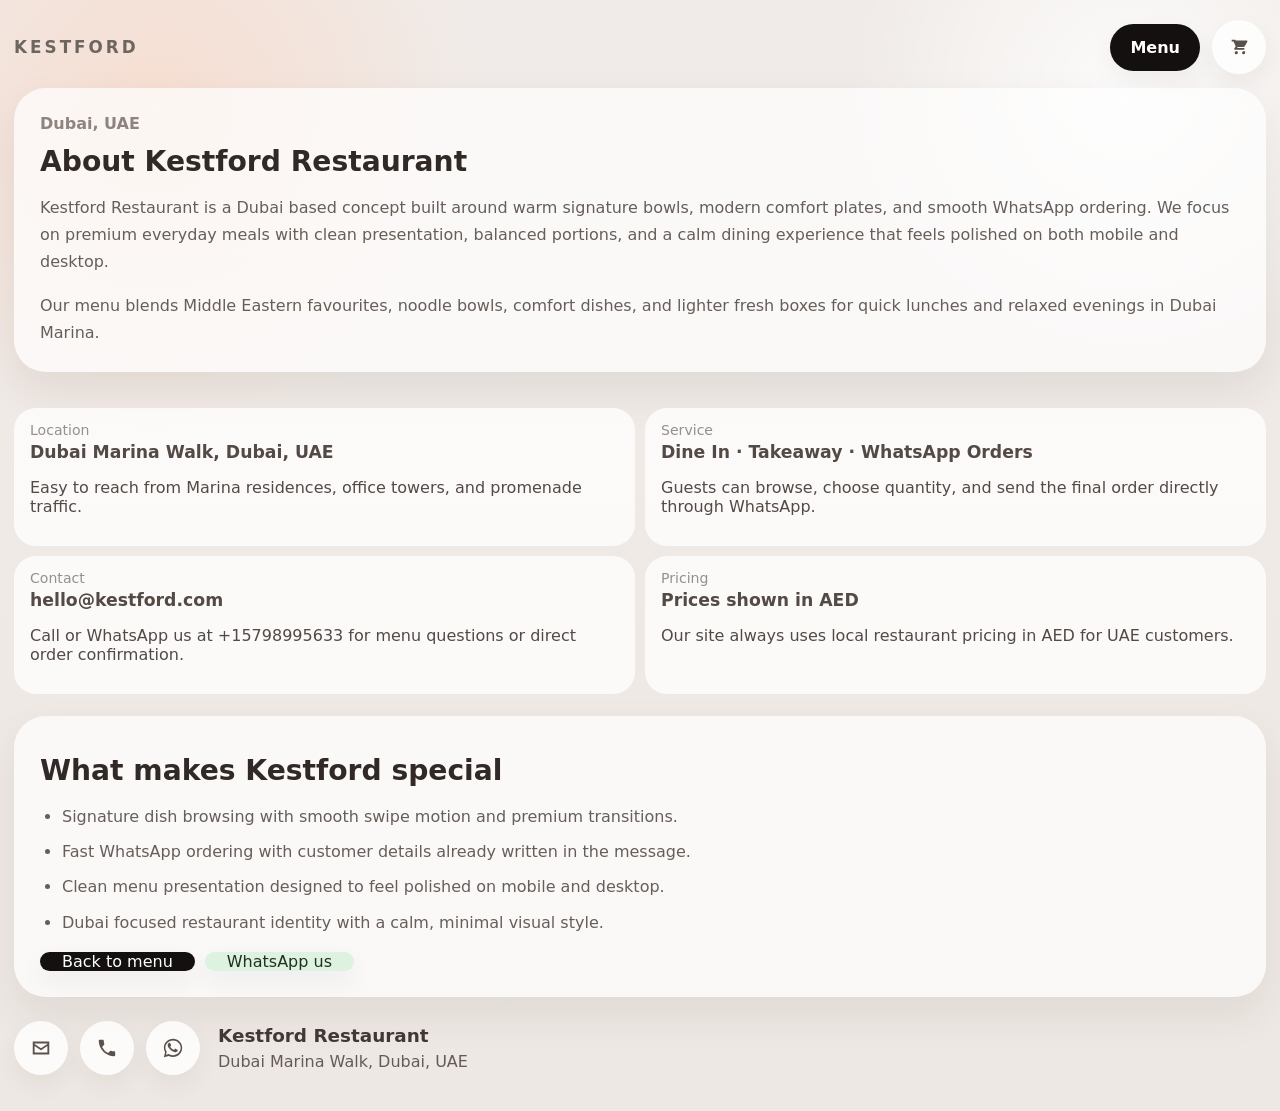
<file: about/index.html>
<!doctype html>
<html lang="en">
  <head>
    <meta charset="UTF-8" />
    <meta name="viewport" content="width=device-width, initial-scale=1.0" />
    <title>About Kestford Restaurant</title>
    <meta name="description" content="About Kestford Restaurant in Dubai Marina, UAE." />
    <link rel="icon" type="image/svg+xml" href="../assets/favicon.svg" />
    <link rel="icon" type="image/png" href="../assets/favicon.png" />
    <link rel="stylesheet" href="../styles.css" />
  </head>
  <body>
    <div class="page-shell about-shell">
      <header class="topbar page-width">
        <a class="brand" href="../">KESTFORD</a>
        <nav class="top-actions" aria-label="Main navigation">
          <a class="chip-link active" href="../">Menu</a>
          <a class="icon-btn" href="../" aria-label="Open cart and back to menu">
            <svg viewBox="0 0 24 24" aria-hidden="true"><path d="M7 4H4v2h2l2.4 5.2-1.05 1.88A1 1 0 0 0 8.22 15h9.56v-2H9.92l.55-.98h6.2a2 2 0 0 0 1.79-1.11L21.1 6.4A1 1 0 0 0 20.2 5H8.53l-.6-1H7Zm2 12.5A1.75 1.75 0 1 0 10.75 18 1.75 1.75 0 0 0 9 16.5Zm8 0A1.75 1.75 0 1 0 18.75 18 1.75 1.75 0 0 0 17 16.5Z"/></svg>
          </a>
        </nav>
      </header>

      <main class="page-width about-layout">
        <section class="about-hero-card">
          <p class="eyebrow">Dubai, UAE</p>
          <h1 class="about-title">About Kestford Restaurant</h1>
          <p class="about-copy">Kestford Restaurant is a Dubai based concept built around warm signature bowls, modern comfort plates, and smooth WhatsApp ordering. We focus on premium everyday meals with clean presentation, balanced portions, and a calm dining experience that feels polished on both mobile and desktop.</p>
          <p class="about-copy">Our menu blends Middle Eastern favourites, noodle bowls, comfort dishes, and lighter fresh boxes for quick lunches and relaxed evenings in Dubai Marina.</p>
        </section>

        <section class="about-grid">
          <article class="about-box"><span>Location</span><strong>Dubai Marina Walk, Dubai, UAE</strong><p>Easy to reach from Marina residences, office towers, and promenade traffic.</p></article>
          <article class="about-box"><span>Service</span><strong>Dine In · Takeaway · WhatsApp Orders</strong><p>Guests can browse, choose quantity, and send the final order directly through WhatsApp.</p></article>
          <article class="about-box"><span>Contact</span><strong>hello@kestford.com</strong><p>Call or WhatsApp us at +15798995633 for menu questions or direct order confirmation.</p></article>
          <article class="about-box"><span>Pricing</span><strong>Prices shown in AED</strong><p>Our site always uses local restaurant pricing in AED for UAE customers.</p></article>
        </section>

        <section class="about-hero-card compact">
          <h2 class="about-subtitle">What makes Kestford special</h2>
          <ul class="about-list">
            <li>Signature dish browsing with smooth swipe motion and premium transitions.</li>
            <li>Fast WhatsApp ordering with customer details already written in the message.</li>
            <li>Clean menu presentation designed to feel polished on mobile and desktop.</li>
            <li>Dubai focused restaurant identity with a calm, minimal visual style.</li>
          </ul>
          <div class="cta-row about-cta-row">
            <a class="primary-btn about-fit-btn" href="../">Back to menu</a>
            <a class="secondary-btn about-fit-btn" href="https://wa.me/15798995633?text=Hello%20Kestford%20Restaurant." target="_blank" rel="noopener noreferrer">WhatsApp us</a>
          </div>
        </section>
      </main>

      <footer class="contact-footer page-width about-footer">
        <div class="footer-icons">
          <a class="footer-icon" href="mailto:hello@kestford.com" aria-label="Email Kestford">
            <svg viewBox="0 0 24 24" aria-hidden="true"><path d="M3 5h18v14H3V5Zm2 2v.5l7 4.67 7-4.67V7H5Zm14 10v-7.1l-6.45 4.3a1 1 0 0 1-1.1 0L5 9.9V17h14Z"/></svg>
          </a>
          <a class="footer-icon" href="tel:+15798995633" aria-label="Call Kestford">
            <svg viewBox="0 0 24 24" aria-hidden="true"><path d="M6.62 10.79a15.05 15.05 0 0 0 6.59 6.59l2.2-2.2a1 1 0 0 1 1.01-.24c1.1.37 2.28.57 3.49.57a1 1 0 0 1 1 1V20a1 1 0 0 1-1 1C10.85 21 3 13.15 3 4a1 1 0 0 1 1-1h3.49a1 1 0 0 1 1 1c0 1.21.2 2.39.57 3.49a1 1 0 0 1-.24 1.01l-2.2 2.29Z"/></svg>
          </a>
          <a class="footer-icon" href="https://wa.me/15798995633?text=Hello%20Kestford%20Restaurant." target="_blank" rel="noopener noreferrer" aria-label="WhatsApp Kestford">
            <svg viewBox="0 0 24 24" aria-hidden="true"><path d="M16.6 13.58c-.27-.14-1.6-.79-1.85-.88-.25-.09-.43-.14-.61.14-.18.27-.7.88-.86 1.06-.16.18-.31.2-.58.07-.27-.14-1.13-.42-2.16-1.34-.8-.71-1.34-1.59-1.49-1.86-.16-.27-.02-.41.12-.55.12-.12.27-.31.41-.47.14-.16.18-.27.27-.45.09-.18.05-.34-.02-.47-.07-.14-.61-1.47-.84-2.01-.22-.53-.44-.46-.61-.47h-.52c-.18 0-.47.07-.72.34-.25.27-.95.93-.95 2.27s.97 2.64 1.11 2.82c.14.18 1.9 2.9 4.6 4.06.64.28 1.14.45 1.53.58.64.2 1.22.17 1.68.1.51-.08 1.6-.65 1.83-1.28.23-.63.23-1.18.16-1.28-.06-.1-.24-.16-.5-.3Z"/><path d="M12.04 2C6.5 2 2 6.39 2 11.81c0 1.75.48 3.45 1.39 4.95L2 22l5.42-1.35a10.2 10.2 0 0 0 4.62 1.1h.01C17.59 21.75 22 17.36 22 11.94 22 6.52 17.58 2.12 12.04 2Zm0 17.92h-.01a8.3 8.3 0 0 1-4.23-1.16l-.3-.18-3.22.8.86-3.13-.2-.32a8.04 8.04 0 0 1-1.25-4.12c0-4.42 3.7-8.02 8.34-8.02 4.58 0 8.31 3.56 8.34 7.96 0 4.43-3.72 8.03-8.33 8.03Z"/></svg>
          </a>
        </div>
        <div class="footer-copy">
          <strong>Kestford Restaurant</strong>
          <span>Dubai Marina Walk, Dubai, UAE</span>
        </div>
      </footer>
    </div>
  </body>
</html>
</file>
<file: styles.css>
:root {
  --bg: #eee8e4;
  --panel: rgba(255, 255, 255, 0.54);
  --panel-strong: rgba(255, 255, 255, 0.86);
  --text: #534945;
  --text-soft: #8d847f;
  --dark: #151010;
  --light-green: #def3df;
  --wa: #25d366;
  --shadow-soft: 0 10px 24px rgba(52, 34, 24, 0.06);
  --shadow-card: 0 18px 42px rgba(52, 34, 24, 0.08);
  --radius-xl: 34px;
  --radius-lg: 28px;
  --radius-md: 22px;
  --radius-sm: 18px;
}

* { box-sizing: border-box; }
html, body {
  margin: 0;
  min-height: 100%;
  background: var(--bg);
  color: var(--text);
  font-family: Inter, ui-sans-serif, system-ui, -apple-system, BlinkMacSystemFont, "Segoe UI", sans-serif;
}
body { overflow-x: hidden; overscroll-behavior-y: none; }
a { color: inherit; text-decoration: none; }
button, input { font: inherit; }
button { border: 0; cursor: pointer; }
img { display: block; max-width: 100%; }
svg { width: 22px; height: 22px; fill: currentColor; }

body.splash-open { overflow: hidden; }

.splash-screen {
  position: fixed;
  inset: 0;
  z-index: 60;
  display: grid;
  place-items: center;
  padding: 24px;
  background:
    radial-gradient(circle at 16% 18%, rgba(248, 219, 204, 0.88), transparent 24%),
    radial-gradient(circle at 84% 14%, rgba(255, 255, 255, 0.9), transparent 22%),
    linear-gradient(180deg, #f2ede9 0%, #ece5e0 100%);
  opacity: 1;
  visibility: visible;
  transition: opacity 420ms ease, visibility 420ms ease;
  overflow: hidden;
}
.splash-screen.is-hidden {
  opacity: 0;
  visibility: hidden;
}
.splash-screen__glow {
  position: absolute;
  width: min(46vw, 420px);
  aspect-ratio: 1;
  border-radius: 50%;
  filter: blur(42px);
  opacity: 0.58;
  pointer-events: none;
}
.splash-screen__glow--left {
  left: -4%;
  top: 10%;
  background: rgba(244, 206, 188, 0.9);
}
.splash-screen__glow--right {
  right: -6%;
  top: 6%;
  background: rgba(255, 255, 255, 0.95);
}
.splash-card {
  position: relative;
  width: min(100%, 520px);
  text-align: center;
  padding: 34px 26px 30px;
  border-radius: 36px;
  background: linear-gradient(180deg, rgba(255,255,255,0.54) 0%, rgba(255,255,255,0.3) 100%);
  box-shadow: 0 24px 70px rgba(61, 41, 30, 0.08), inset 0 1px 0 rgba(255,255,255,0.5);
  backdrop-filter: blur(12px) saturate(118%);
  animation: splashRise 820ms cubic-bezier(0.2, 0.82, 0.2, 1) both;
}
.splash-emblem {
  width: clamp(88px, 14vw, 120px);
  height: clamp(88px, 14vw, 120px);
  margin: 0 auto 16px;
  border-radius: 30px;
  display: grid;
  place-items: center;
  color: #534945;
  background: linear-gradient(180deg, rgba(255,255,255,0.7) 0%, rgba(255,255,255,0.38) 100%);
  box-shadow: 0 18px 38px rgba(52, 34, 24, 0.08), inset 0 1px 0 rgba(255,255,255,0.62);
}
.splash-emblem svg {
  width: 62%;
  height: 62%;
  fill: currentColor;
}
.splash-kicker {
  margin: 0 0 10px;
  color: rgba(95, 84, 78, 0.78);
  font-size: 0.88rem;
  font-weight: 700;
  letter-spacing: 0.24em;
  text-transform: uppercase;
}
.splash-title {
  margin: 0;
  font-size: clamp(2.5rem, 9vw, 4.6rem);
  font-weight: 900;
  line-height: 0.92;
  letter-spacing: 0.08em;
  color: transparent;
  background-image: linear-gradient(90deg, rgba(84, 73, 67, 1) 0%, rgba(84, 73, 67, 1) 38%, rgba(255,255,255,0.96) 52%, rgba(84, 73, 67, 1) 66%, rgba(84, 73, 67, 1) 100%);
  background-size: 240% 100%;
  background-position: 140% 0;
  -webkit-background-clip: text;
  background-clip: text;
  -webkit-text-fill-color: transparent;
  animation: splashTitleSweep 5s linear infinite;
}
.splash-subtitle {
  margin: 14px 0 0;
  color: rgba(95, 84, 78, 0.78);
  font-size: 1rem;
  line-height: 1.55;
}
@keyframes splashRise {
  0% { opacity: 0; transform: translateY(28px) scale(0.96); }
  100% { opacity: 1; transform: translateY(0) scale(1); }
}
@keyframes splashTitleSweep {
  0%, 18% { background-position: 140% 0; }
  42% { background-position: -30% 0; }
  100% { background-position: -30% 0; }
}

.page-shell {
  min-height: 100vh;
  padding: 20px 0 36px;
  background:
    radial-gradient(circle at 12% 10%, rgba(248, 219, 204, 0.82), transparent 22%),
    radial-gradient(circle at 88% 8%, rgba(255, 255, 255, 0.82), transparent 18%),
    linear-gradient(180deg, #f0ebe8 0%, var(--bg) 100%);
}
.page-width {
  width: min(100% - 28px, 1260px);
  margin-inline: auto;
}
.topbar {
  display: flex;
  align-items: center;
  justify-content: space-between;
  gap: 14px;
}
.brand {
  font-size: 1.05rem;
  font-weight: 800;
  letter-spacing: 0.18em;
  color: transparent;
  background-image: linear-gradient(90deg,
    rgba(106, 98, 93, 0.98) 0%,
    rgba(106, 98, 93, 0.98) 38%,
    rgba(248, 247, 245, 0.96) 50%,
    rgba(106, 98, 93, 0.98) 62%,
    rgba(106, 98, 93, 0.98) 100%);
  background-size: 240% 100%;
  background-position: 145% 0;
  -webkit-background-clip: text;
  background-clip: text;
  -webkit-text-fill-color: transparent;
  animation: brandSweep 8.5s linear infinite;
}
.top-actions {
  display: flex;
  align-items: center;
  gap: 12px;
}
.chip-link,
.icon-btn,
.footer-icon,
.round-muted,
.heart-btn,
.modal-close {
  display: inline-flex;
  align-items: center;
  justify-content: center;
  border-radius: 999px;
  background: rgba(255, 255, 255, 0.82);
  box-shadow: var(--shadow-soft);
  transition: transform 160ms ease, box-shadow 160ms ease, opacity 160ms ease;
}
.chip-link:hover,
.icon-btn:hover,
.footer-icon:hover,
.round-muted:hover,
.heart-btn:hover,
.modal-close:hover,
.primary-btn:hover,
.secondary-btn:hover,
.middle-btn:hover,
.place-order-btn:hover,
.menu-card:hover,
.floating-whatsapp:hover {
  transform: translateY(-1px);
}
.chip-link {
  padding: 14px 20px;
  font-weight: 700;
}
.chip-link.active { background: var(--dark); color: #fff; }
.icon-btn,
.footer-icon,
.round-muted,
.heart-btn,
.modal-close {
  width: 54px;
  height: 54px;
  color: #5a514c;
}
.cart-header-btn { position: relative; overflow: visible; }
.cart-icon-wrap {
  position: relative;
  display: grid;
  place-items: center;
  width: 100%;
  height: 100%;
  overflow: hidden;
  border-radius: inherit;
}
.cart-peek {
  position: absolute;
  top: 4%;
  left: 50%;
  transform: translateX(-50%);
  width: 40%;
  height: 20%;
  background-position: center top;
  background-repeat: no-repeat;
  background-size: contain;
  opacity: 0;
  transition: opacity 200ms ease;
}
.cart-header-btn.has-items .cart-peek { opacity: 1; }
.cart-badge {
  position: absolute;
  top: -4px;
  right: -2px;
  min-width: 22px;
  height: 22px;
  padding: 0 6px;
  border-radius: 999px;
  background: var(--dark);
  color: #fff;
  font-size: 0.72rem;
  font-weight: 700;
  display: grid;
  place-items: center;
}
.cart-badge.is-empty { opacity: 0; transform: scale(0.8); }

@keyframes brandSweep {
  0%, 18% { background-position: 145% 0; }
  44% { background-position: -25% 0; }
  100% { background-position: -25% 0; }
}

.main-stack {
  display: flex;
  flex-direction: column;
  gap: 18px;
  margin-top: 8px;
}

.plate-section {
  position: relative;
  min-height: 430px;
  display: flex;
  justify-content: center;
  align-items: flex-start;
}
.plate-stage {
  position: relative;
  width: min(100%, 820px);
  min-height: inherit;
  display: flex;
  align-items: flex-start;
  justify-content: center;
  touch-action: pan-y;
  user-select: none;
  overflow: hidden;
  contain: layout paint;
  border-radius: 28px;
}
.plate-name-backdrop {
  position: absolute;
  inset: 0;
  display: grid;
  align-content: center;
  justify-items: stretch;
  gap: clamp(10px, 1.4vw, 16px);
  z-index: 0;
  overflow: hidden;
  pointer-events: none;
  padding: 44px 20px 18px;
}
.plate-name-line {
  width: 100%;
  display: flex;
  justify-content: center;
  flex-wrap: nowrap;
  gap: clamp(8px, 1.15vw, 16px);
  line-height: 0.86;
  text-transform: uppercase;
  letter-spacing: -0.08em;
  overflow: hidden;
  white-space: nowrap;
  font-size: var(--fit-size, clamp(3.55rem, 10.6vw, 7.2rem));
  transform-origin: center center;
}
.plate-name-line.line-top,
.plate-name-line.line-bottom {
  font-weight: 900;
}
.word-flip {
  display: inline-flex;
  perspective: 900px;
  position: relative;
}
.word-flip > span {
  display: inline-block;
  transform-origin: center center;
  color: transparent;
  background-image: linear-gradient(90deg,
    rgba(72, 63, 58, 0.50) 0%,
    rgba(72, 63, 58, 0.50) 34%,
    rgba(255,255,255,0.94) 50%,
    rgba(72, 63, 58, 0.50) 66%,
    rgba(72, 63, 58, 0.50) 100%);
  background-size: 220% 100%;
  background-position: 140% 0;
  -webkit-background-clip: text;
  background-clip: text;
  -webkit-text-fill-color: transparent;
  animation:
    wordFlipIn 520ms cubic-bezier(0.2, 0.82, 0.2, 1) both,
    innerSweep 5s linear infinite;
  animation-delay: var(--delay, 0ms), 0s;
}
@keyframes wordFlipIn {
  0% { opacity: 0; transform: rotateX(-92deg) translateY(30px); }
  100% { opacity: 1; transform: rotateX(0deg) translateY(0); }
}
@keyframes innerSweep {
  0%, 12% { background-position: 140% 0; }
  40% { background-position: -30% 0; }
  100% { background-position: -30% 0; }
}
.plate-shadow {
  position: absolute;
  left: 50%;
  bottom: 40px;
  width: min(38vw, 236px);
  height: 34px;
  transform: translateX(-50%);
  border-radius: 999px;
  background: radial-gradient(circle at center, rgba(58, 40, 30, 0.24) 0%, rgba(58, 40, 30, 0.12) 38%, rgba(58, 40, 30, 0.03) 68%, rgba(58, 40, 30, 0) 82%);
  filter: blur(10px);
  z-index: 1;
}
.plate-layer {
  position: absolute;
  top: 52px;
  width: clamp(214px, 22.2vw, 288px);
  aspect-ratio: 1;
  display: flex;
  align-items: center;
  justify-content: center;
  transform-origin: 50% 50%;
  z-index: 2;
}
.plate-layer img {
  width: 100%;
  height: 100%;
  object-fit: contain;
  filter: drop-shadow(0 18px 22px rgba(65, 44, 29, 0.12)) drop-shadow(0 8px 10px rgba(0,0,0,0.08));
}
.plate-layer.incoming { opacity: 0; pointer-events: none; }
.plate-layer.animate-in { animation: plateIn 540ms cubic-bezier(0.18, 0.84, 0.22, 1) forwards; will-change: transform, opacity; }
.plate-layer.animate-out.left { animation: plateOutLeft 540ms cubic-bezier(0.36, 0.04, 0.18, 1) forwards; will-change: transform, opacity; }
.plate-layer.animate-out.right { animation: plateOutRight 540ms cubic-bezier(0.36, 0.04, 0.18, 1) forwards; will-change: transform, opacity; }
.plate-helper {
  position: absolute;
  right: max(12px, calc(50% - 404px));
  top: 42px;
  margin: 0;
  max-width: 180px;
  font-size: 0.72rem;
  line-height: 1.2;
  text-align: right;
  letter-spacing: 0.02em;
  color: rgba(92, 82, 76, 0.72);
  z-index: 3;
}
@keyframes plateIn {
  0% { opacity: 0; transform: translateY(-132%) rotate(20deg) scale(0.9); }
  45% { opacity: 1; }
  72% { transform: translateY(3%) rotate(-6deg) scale(0.99); }
  100% { opacity: 1; transform: translateY(0) rotate(0deg) scale(1); }
}
@keyframes plateOutLeft {
  0% { opacity: 1; transform: translateX(0) translateY(0) rotate(0deg) scale(1); }
  100% { opacity: 0; transform: translateX(-132%) translateY(4%) rotate(-28deg) scale(0.94); }
}
@keyframes plateOutRight {
  0% { opacity: 1; transform: translateX(0) translateY(0) rotate(0deg) scale(1); }
  100% { opacity: 0; transform: translateX(132%) translateY(4%) rotate(28deg) scale(0.94); }
}

.menu-band { position: relative; }
.menu-shell {
  border-radius: 34px;
  background: rgba(255, 255, 255, 0.34);
  padding: 18px 0;
  overflow: hidden;
}
.menu-track {
  display: grid;
  grid-auto-flow: column;
  -webkit-overflow-scrolling: touch;
  overscroll-behavior-x: contain;
  grid-auto-columns: calc((100% - 4 * 14px) / 5.15);
  gap: 14px;
  padding: 0 16px;
  overflow-x: auto;
  scroll-behavior: smooth;
  scrollbar-width: none;
}
.menu-track::-webkit-scrollbar { display: none; }
.menu-card {
  min-width: 0;
  border-radius: 30px;
  padding: 16px 10px 18px;
  text-align: center;
  background: rgba(255, 255, 255, var(--box-alpha, 0.34));
  transition: transform 160ms ease, background 160ms ease, opacity 160ms ease, box-shadow 160ms ease;
}
.menu-card.active {
  background: rgba(255, 255, 255, 0.94);
  box-shadow: inset 0 0 0 1px rgba(255,255,255,0.42), 0 12px 18px rgba(65, 50, 39, 0.07);
}
.menu-card img {
  width: 92px;
  height: 92px;
  margin: 0 auto 14px;
  object-fit: contain;
  filter: drop-shadow(0 12px 14px rgba(54, 39, 29, 0.14));
}
.menu-card span,
.menu-card strong,
.menu-card em {
  display: block;
  line-height: 1.06;
  font-style: normal;
}
.menu-card span { color: #69605b; font-size: 0.82rem; }
.menu-card strong { color: #4d4540; font-size: 0.84rem; margin-top: 2px; }
.menu-card em { color: #b27928; font-weight: 800; font-size: 0.9rem; margin-top: 10px; }

.content-layout {
  display: grid;
  grid-template-columns: minmax(0, 1.16fr) minmax(320px, 0.84fr);
  gap: 22px;
  align-items: start;
}
.hero-copy { padding-top: 4px; }
.eyebrow {
  margin: 0 0 12px;
  font-size: 1rem;
  font-weight: 700;
  color: var(--text-soft);
}
.dish-title {
  margin: 0;
  display: flex;
  flex-direction: column;
  line-height: 0.9;
  text-transform: uppercase;
  letter-spacing: -0.04em;
}
.dish-title span,
.dish-title strong {
  position: relative;
  display: inline-block;
}
.dish-title span {
  font-size: clamp(3.2rem, 7vw, 6.8rem);
  font-weight: 300;
  color: #8a817c;
}
.dish-title strong {
  font-size: clamp(3.3rem, 7.1vw, 7rem);
  font-weight: 900;
  color: #4b423e;
}
.hero-description,
.details-copy,
.about-copy,
.about-list li { margin: 16px 0 0; font-size: 1rem; line-height: 1.7; color: #675e59; }

.fade-swap { animation: fadeSwap 280ms ease; }
@keyframes fadeSwap {
  0% { opacity: 0.72; }
  100% { opacity: 1; }
}
.meta-row {
  display: flex;
  align-items: center;
  gap: 12px;
  flex-wrap: wrap;
  margin-top: 20px;
}
.tag-row {
  margin-top: 14px;
  display: grid;
  grid-template-columns: repeat(4, minmax(0, 1fr));
  gap: 10px;
  max-width: 760px;
}
.meta-pill,
.tag-pill,
.primary-btn,
.secondary-btn,
.middle-btn,
.place-order-btn {
  border-radius: 999px;
  box-shadow: var(--shadow-soft);
}
.meta-pill,
.tag-pill {
  display: inline-flex;
  align-items: center;
  justify-content: center;
  min-height: 52px;
  padding: 11px 16px;
  background: rgba(255,255,255,0.84);
  color: #5d544f;
  font-weight: 700;
  white-space: nowrap;
}
.meta-pill.strong { color: #4a423d; }
.tag-pill {
  min-width: 0;
  font-size: 0.85rem;
  padding: 10px 12px;
  text-align: center;
}
.cta-row {
  margin-top: 16px;
  display: flex;
  justify-content: center;
  align-items: center;
  gap: 10px;
  flex-wrap: nowrap;
}
.compact-btn,
.place-order-btn {
  display: inline-flex;
  align-items: center;
  justify-content: center;
  gap: 8px;
  min-width: 0;
  padding: 11px 16px;
  font-size: 0.96rem;
  line-height: 1;
}
.primary-btn { background: var(--dark); color: #fff; }
.secondary-btn { background: var(--light-green); color: #203122; }
.middle-btn { background: rgba(255,255,255,0.82); color: #5f5954; }
.compact-btn { flex: 1 1 0; max-width: 184px; }
.middle-btn.success-flash { box-shadow: 0 0 0 3px rgba(164, 171, 176, 0.18), var(--shadow-soft); }

.details-card {
  padding: 12px 16px;
  border-radius: 32px;
  background: rgba(255,255,255,0.72);
  backdrop-filter: blur(10px);
  box-shadow: var(--shadow-card);
}
.details-head,
.score-fav-row,
.card-footer-row,
.footer-icons { display: flex; align-items: center; }
.details-head { justify-content: space-between; gap: 12px; margin-bottom: 10px; }
.tab {
  padding: 8px 14px;
  border-radius: 999px;
  background: transparent;
  color: #8f8681;
  font-weight: 700;
}
.tab.active { background: var(--dark); color: #fff; }
.score-fav-row { justify-content: space-between; gap: 14px; }
.score-pill {
  width: 70px;
  height: 70px;
  border-radius: 22px;
  display: flex;
  align-items: center;
  justify-content: center;
  background: linear-gradient(180deg, #ffd6e0 0%, #f6c0cc 100%);
  color: #1f1916;
  font-size: 1.65rem;
  font-weight: 900;
}
.details-card h2,
.about-title,
.about-subtitle { margin: 12px 0 0; font-size: clamp(1.7rem, 2.2vw, 2.1rem); color: #312925; }
.details-grid,
.about-grid {
  display: grid;
  grid-template-columns: repeat(2, minmax(0, 1fr));
  gap: 10px;
  margin-top: 14px;
}
.detail-box,
.about-box { padding: 14px 16px; border-radius: 22px; background: rgba(255,255,255,0.78); }
.detail-box span,
.about-box span { display: block; color: #978f89; font-size: 0.88rem; margin-bottom: 4px; }
.detail-box strong,
.about-box strong { font-size: 1.08rem; }
.card-footer-row {
  gap: 10px;
  flex-wrap: wrap;
  padding-top: 14px;
  margin-top: 14px;
  border-top: 1px solid rgba(85, 74, 68, 0.12);
}
.footer-note { color: #7d746f; }
.contact-footer {
  display: flex;
  align-items: center;
  gap: 18px;
  flex-wrap: wrap;
  margin-top: 24px;
}
.footer-icons { gap: 12px; flex-wrap: wrap; }
.footer-copy { display: flex; flex-direction: column; gap: 6px; color: #645b56; }
.footer-copy strong { font-size: 1.15rem; color: #403835; }
.round-muted,
.heart-btn { width: 50px; height: 50px; color: #5b534e; }

.floating-whatsapp {
  position: fixed;
  right: 16px;
  bottom: 18px;
  z-index: 12;
  display: inline-flex;
  align-items: center;
  gap: 10px;
  padding: 14px 20px;
  border-radius: 999px;
  background: linear-gradient(135deg, rgba(67, 233, 123, 0.88) 0%, rgba(37, 211, 102, 0.94) 100%);
  color: #fff;
  box-shadow: 0 14px 28px rgba(37, 211, 102, 0.18), inset 0 1px 0 rgba(255,255,255,0.22);
  backdrop-filter: blur(10px) saturate(130%);
}
.floating-whatsapp svg { width: 24px; height: 24px; }

.modal-shell {
  position: fixed;
  inset: 0;
  z-index: 20;
  display: grid;
  place-items: center;
  padding: 16px;
  opacity: 0;
  pointer-events: none;
  transition: opacity 180ms ease;
}
.modal-shell.open { opacity: 1; pointer-events: auto; }
.modal-backdrop {
  position: absolute;
  inset: 0;
  background: rgba(39, 27, 22, 0.28);
  backdrop-filter: blur(6px);
}
.order-modal {
  position: relative;
  width: min(92vw, 700px);
  max-height: min(72vh, 560px);
  overflow: auto;
  padding: 16px;
  border-radius: 30px;
  background: linear-gradient(180deg, rgba(255,255,255,0.72) 0%, rgba(255,255,255,0.58) 100%);
  backdrop-filter: blur(12px) saturate(122%);
  box-shadow: 0 24px 60px rgba(31, 20, 15, 0.2), inset 0 1px 0 rgba(255,255,255,0.45);
}
.order-modal.pop-in { animation: modalPop 280ms cubic-bezier(0.2,0.8,0.2,1); }
@keyframes modalPop {
  0% { transform: translateY(18px) scale(0.96); opacity: 0; }
  100% { transform: translateY(0) scale(1); opacity: 1; }
}
.modal-close {
  position: absolute;
  top: 12px;
  right: 12px;
  font-size: 1.8rem;
  background: rgba(244,239,237,0.82);
}
.modal-intro { margin: 8px 0 0; color: #6f6660; }
.order-cart-list {
  display: flex;
  flex-direction: column;
  gap: 8px;
  margin-top: 14px;
}
.order-cart-chip {
  display: flex;
  align-items: center;
  gap: 10px;
  padding: 10px 12px;
  border-radius: 20px;
  background: rgba(255,255,255,0.58);
  box-shadow: var(--shadow-soft);
  border: 1px solid rgba(92, 84, 78, 0.06);
  transition: background 140ms ease, box-shadow 140ms ease, border-color 140ms ease;
}
.order-cart-chip.active {
  background: rgba(255,255,255,0.84);
  border-color: rgba(92, 84, 78, 0.12);
  box-shadow: inset 0 0 0 1px rgba(255,255,255,0.26), 0 10px 22px rgba(52,34,24,0.08);
}
.order-cart-chip img { width: 28px; height: 28px; object-fit: contain; flex: none; }
.order-cart-chip .chip-label { flex: 1; min-width: 0; white-space: nowrap; overflow: hidden; text-overflow: ellipsis; }
.order-cart-chip .chip-remove {
  width: 28px;
  height: 28px;
  border-radius: 999px;
  background: rgba(245, 241, 239, 0.96);
  color: #605753;
  display: inline-flex;
  align-items: center;
  justify-content: center;
  flex: none;
}
.order-cart-chip .chip-remove svg { width: 14px; height: 14px; }
.order-cart-chip.drop-in { animation: chipDrop 280ms cubic-bezier(0.2,0.8,0.2,1) both; }
@keyframes chipDrop {
  0% { opacity: 0; transform: translateY(-14px) scale(0.96); }
  100% { opacity: 1; transform: translateY(0) scale(1); }
}
.form-grid {
  display: grid;
  grid-template-columns: repeat(2, minmax(0, 1fr));
  gap: 10px;
  margin-top: 14px;
}
.form-grid label { display: flex; flex-direction: column; gap: 6px; }
.form-grid label span { color: #756d67; font-weight: 700; }
.form-grid input {
  width: 100%;
  height: 50px;
  border: 1px solid rgba(109, 98, 90, 0.14);
  border-radius: 18px;
  background: rgba(255,255,255,0.58);
  padding: 0 16px;
}
.form-grid input::placeholder { color: rgba(112, 103, 96, 0.58); }
.form-grid input[readonly].is-empty { color: rgba(112, 103, 96, 0.58); }
.place-order-btn:disabled,
.qty-control button:disabled {
  opacity: 0.45;
  cursor: not-allowed;
  transform: none;
}
.full-width { grid-column: 1 / -1; }
.qty-control { display: grid; grid-template-columns: 54px 1fr 54px; gap: 8px; }
.qty-control button { border-radius: 18px; background: rgba(243,238,235,0.82); font-size: 1.5rem; }
.qty-control input { text-align: center; }
.order-summary {
  display: flex;
  justify-content: space-between;
  gap: 14px;
  margin-top: 14px;
  padding: 14px 16px;
  border-radius: 22px;
  background: rgba(243,239,236,0.72);
}
.order-summary span { display: block; color: #8e8580; margin-bottom: 4px; }
.order-summary strong { font-size: 1.1rem; }
.place-order-btn {
  width: 100%;
  margin-top: 14px;
  background: var(--dark);
  color: #fff;
  padding: 14px 18px;
}

.fly-plate {
  position: fixed;
  z-index: 24;
  pointer-events: none;
  transition: transform 420ms cubic-bezier(0.2, 0.82, 0.18, 1), opacity 420ms ease;
  will-change: transform, opacity;
}
.fly-plate img { width: 100%; height: 100%; object-fit: contain; }
.fly-plate.mini { width: 60px !important; height: 60px !important; }

.about-layout { display: flex; flex-direction: column; gap: 22px; margin-top: 14px; }
.about-hero-card { padding: 26px; border-radius: 32px; background: rgba(255,255,255,0.72); box-shadow: var(--shadow-card); }
.about-list { margin: 14px 0 0; padding-left: 22px; }
.about-list li + li { margin-top: 8px; }
.about-cta-row {
  justify-content: flex-start;
  flex-wrap: wrap;
}
.about-fit-btn {
  width: auto;
  flex: 0 1 auto;
  max-width: none;
  padding-inline: 22px;
}
.about-shell .chip-link.active { background: var(--dark); color: #fff; }

@media (max-width: 1024px) {
  .content-layout {
    grid-template-columns: 1fr;
  }
  .details-card {
    max-width: 760px;
  }
}

@media (max-width: 720px) {
  .page-shell { padding: 16px 0 28px; }
  .page-width { width: min(100% - 16px, 100%); }
  .topbar {
    align-items: flex-start;
  }
  .top-actions {
    gap: 10px;
  }
  .chip-link { padding: 12px 18px; }
  .icon-btn,
  .footer-icon,
  .round-muted,
  .heart-btn,
  .modal-close { width: 50px; height: 50px; }
  .plate-section { min-height: 350px; }
  .plate-stage { min-height: 340px; }
  .plate-name-backdrop { padding: 74px 12px 14px; }
  .plate-name-line.line-top,
  .plate-name-line.line-bottom { font-size: clamp(3.7rem, 17vw, 6.3rem); }
  .plate-layer {
    top: 76px;
    width: min(61vw, 270px);
  }
  .plate-shadow {
    bottom: 24px;
    width: min(46vw, 200px);
  }
  .plate-helper {
    top: 28px;
    right: 10px;
    max-width: 150px;
    font-size: 0.68rem;
  }
  .menu-shell { padding: 14px 0; }
  .menu-track {
    grid-auto-columns: calc((100% - 3 * 12px) / 4.5);
    gap: 12px;
    padding: 0 12px;
  }
  .menu-card {
    border-radius: 26px;
    padding: 14px 8px 16px;
  }
  .menu-card img {
    width: 72px;
    height: 72px;
    margin-bottom: 10px;
  }
  .menu-card span { font-size: 0.66rem; }
  .menu-card strong { font-size: 0.8rem; }
  .menu-card em { font-size: 0.8rem; }
  .eyebrow { font-size: 0.92rem; margin-bottom: 10px; }
  .dish-title span { font-size: clamp(2.7rem, 15vw, 4.6rem); }
  .dish-title strong { font-size: clamp(2.8rem, 15.4vw, 4.9rem); }
  .hero-description, .details-copy, .about-copy, .about-list li {
    font-size: 0.98rem;
    line-height: 1.58;
  }
  .meta-row { gap: 10px; margin-top: 18px; }
  .meta-pill, .tag-pill { min-height: 46px; }
  .tag-row {
    grid-template-columns: repeat(4, minmax(0, 1fr));
    gap: 8px;
  }
  .tag-pill {
    font-size: 0.72rem;
    padding: 10px 8px;
  }
  .cta-row {
    justify-content: center;
    gap: 8px;
  }
  .compact-btn {
    max-width: none;
    font-size: 0.84rem;
    padding: 10px 12px;
    min-width: 0;
  }
  .compact-btn svg { width: 18px; height: 18px; }
  .details-card {
    padding: 12px 14px;
    transform: scale(0.75);
    transform-origin: top center;
    width: 133.333%;
    margin-left: -16.666%;
    margin-bottom: -20%;
  }
  .score-pill {
    width: 64px;
    height: 64px;
    font-size: 1.45rem;
  }
  .details-grid, .about-grid {
    grid-template-columns: 1fr;
  }
  .contact-footer {
    align-items: flex-start;
  }
  .floating-whatsapp {
    right: 12px;
    bottom: 16px;
    padding: 12px 18px;
  }
  .order-modal {
    width: min(92vw, 680px);
    max-height: min(70vh, 560px);
    padding: 14px;
  }
  .form-grid {
    grid-template-columns: 1fr;
  }
  .qty-control { grid-template-columns: 50px 1fr 50px; }
  .order-summary { padding: 12px 14px; }
}

@media (max-width: 520px) {
  .brand { font-size: 0.95rem; }
  .top-actions { gap: 8px; }
  .chip-link { padding: 11px 16px; }
  .plate-section { min-height: 320px; }
  .plate-stage { min-height: 312px; }
  .plate-name-backdrop { padding: 78px 8px 14px; }
  .plate-name-line { justify-content: center; gap: 6px; }
  .plate-name-line.line-top,
  .plate-name-line.line-bottom { font-size: clamp(3.2rem, 18vw, 5.1rem); }
  .plate-layer {
    top: 78px;
    width: min(62vw, 256px);
  }
  .plate-helper {
    top: 20px;
    right: 8px;
    max-width: 140px;
  }
  .menu-track { grid-auto-columns: calc((100% - 3 * 10px) / 4.5); gap: 10px; padding: 0 10px; }
  .menu-card { padding: 12px 6px 14px; }
  .menu-card img { width: 60px; height: 60px; }
  .menu-card span { font-size: 0.62rem; }
  .menu-card strong { font-size: 0.7rem; }
  .menu-card em { font-size: 0.74rem; }
  .tag-row { grid-template-columns: repeat(4, minmax(0, 1fr)); }
  .tag-pill { font-size: 0.66rem; padding-inline: 6px; }
  .compact-btn { font-size: 0.78rem; padding: 10px 10px; }
  .compact-btn span { overflow: hidden; text-overflow: ellipsis; }
  .cta-row { gap: 6px; }
  .footer-icons { gap: 10px; }
  .footer-icon { width: 48px; height: 48px; }
  .floating-whatsapp { font-size: 0.95rem; }
  .order-modal { max-height: min(68vh, 520px); }
}


@media (max-width: 720px) {
  .splash-card { padding: 30px 20px 26px; border-radius: 30px; }
  .splash-subtitle { font-size: 0.94rem; }
}
</file>
